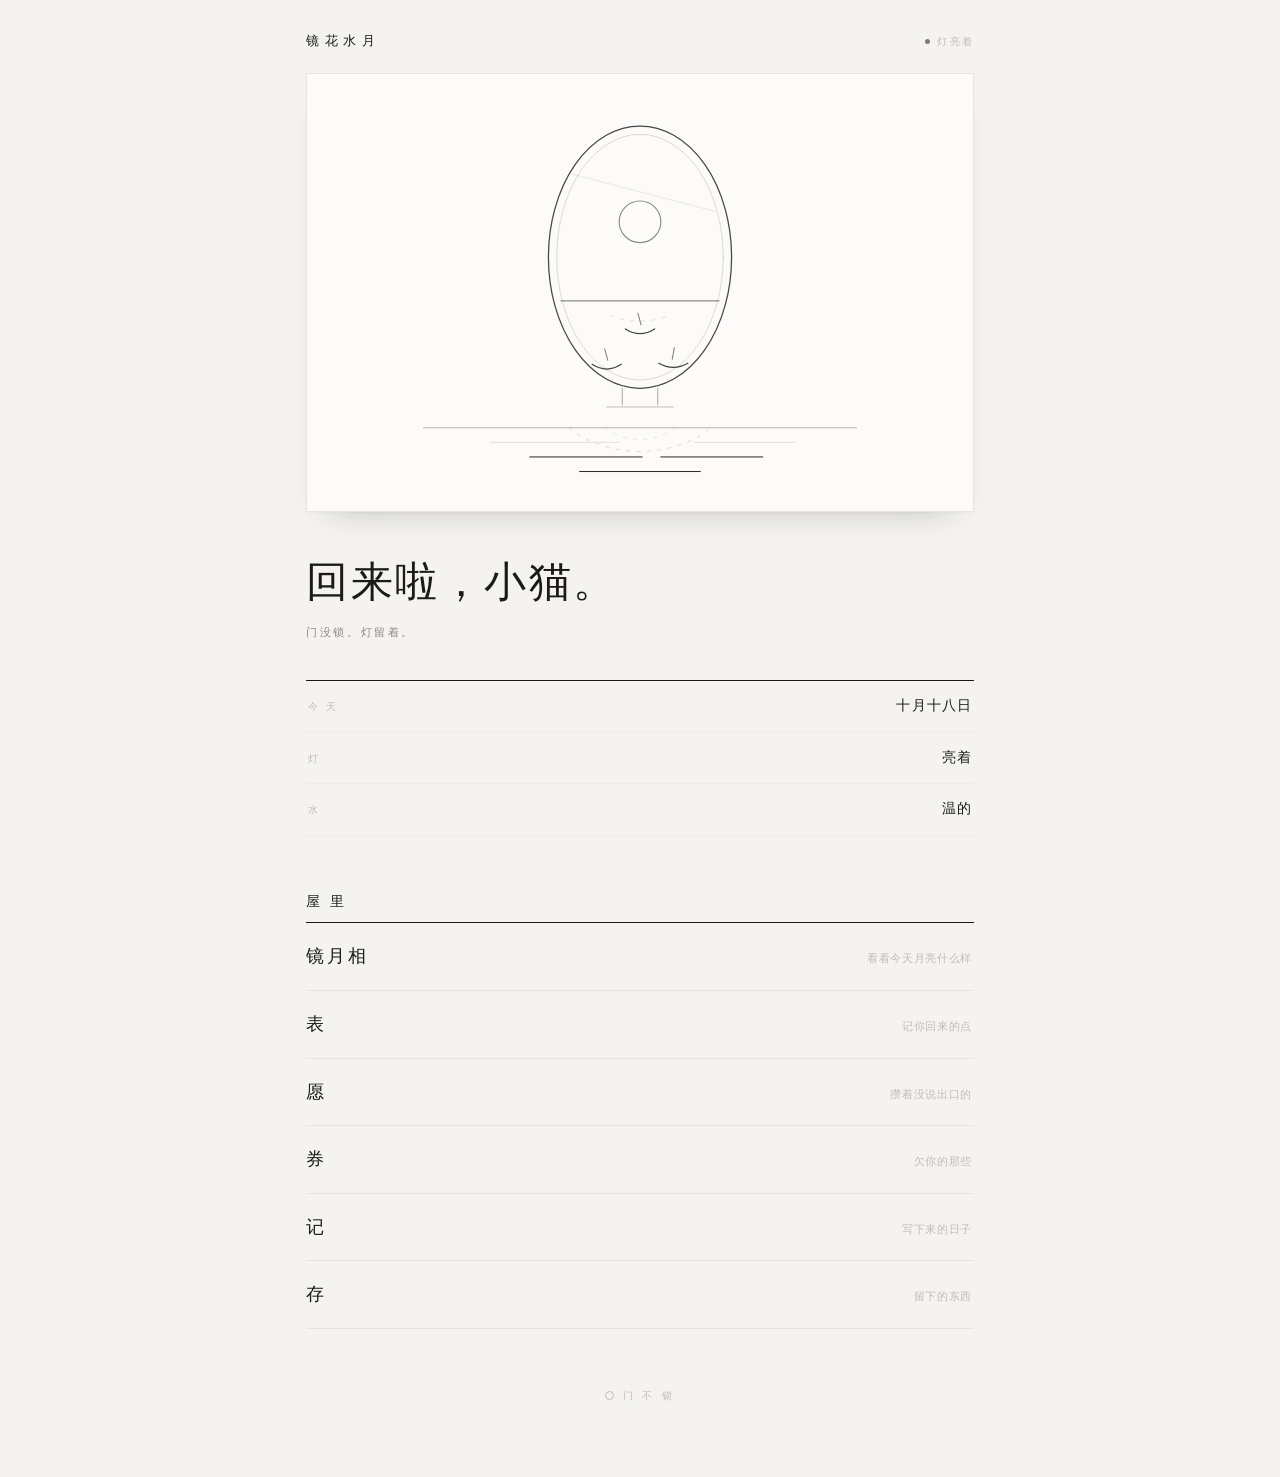
<file: home.html>
<!doctype html>
<html lang="zh">
<head>
<meta charset="utf-8">
<meta name="viewport" content="width=device-width,initial-scale=1,viewport-fit=cover">
<meta name="theme-color" content="#F4F3F0">
<title>镜花水月</title>
<style>
:root{
  --paper:#F4F3F0;
  --card:#FCFBF9;
  --ink:#1B1A18;
  --mid:#8B8880;
  --pale:#BFBCB5;
  --line:#E6E4DF;
  --hair:#EEECE8;
  --serif:"Songti SC","Noto Serif CJK SC","Source Han Serif SC",Georgia,serif;
  --sans:"PingFang SC","Noto Sans CJK SC",system-ui,-apple-system,sans-serif;
}
*{box-sizing:border-box;margin:0;padding:0}
body{
  background:var(--paper);color:var(--ink);
  font-family:var(--sans);font-size:14px;line-height:1.75;
  padding:0 0 72px;-webkit-font-smoothing:antialiased;
}
.page{max-width:720px;margin:0 auto;padding:0 26px}

/* 门楣 */
.top{display:flex;align-items:center;justify-content:space-between;padding:30px 0 20px}
.top .name{font-family:var(--serif);font-size:13px;letter-spacing:.44em}
.top .lamp{display:flex;align-items:center;gap:7px;font-size:10px;letter-spacing:.22em;color:var(--pale)}
.top .dot{width:5px;height:5px;border-radius:50%;background:var(--ink);opacity:.55;animation:lamp 5.5s ease-in-out infinite}

/* 镜 */
.mirror{
  background:var(--card);border:1px solid var(--line);
  box-shadow:0 1px 2px rgba(27,26,24,.03),0 18px 34px -26px rgba(27,26,24,.35);
}
.mirror svg{display:block;width:100%;height:auto}

/* 门口那句话 */
.door{padding:42px 0 38px}
.door h1{
  font-family:var(--serif);font-weight:400;
  font-size:clamp(29px,7.2vw,42px);letter-spacing:.06em;line-height:1.36;
}
.door p{margin-top:12px;font-size:11px;letter-spacing:.24em;color:var(--mid)}

/* 今天 */
.now{border-top:1px solid var(--ink);border-bottom:1px solid var(--hair)}
.now div{display:flex;align-items:baseline;justify-content:space-between;padding:13px 2px;border-bottom:1px solid var(--hair)}
.now div:last-child{border-bottom:0}
.now dt{font-size:10px;letter-spacing:.26em;color:var(--pale)}
.now dd{font-family:var(--serif);font-size:14px;letter-spacing:.08em}

/* 屋里 */
.rooms{margin-top:54px}
.rooms .head{padding-bottom:9px;border-bottom:1px solid var(--ink);font-family:var(--serif);font-size:13.5px;letter-spacing:.26em}
.rooms a{
  position:relative;display:flex;align-items:baseline;gap:14px;
  padding:18px 2px 18px 0;border-bottom:1px solid var(--line);
  text-decoration:none;color:inherit;
  transition:padding-left .3s ease,border-color .3s ease;
}
.rooms a::before{
  content:"";position:absolute;left:0;top:50%;
  width:0;height:1px;background:var(--ink);opacity:0;
  transition:width .3s ease,opacity .3s ease;
}
.rooms a b{font-family:var(--serif);font-weight:400;font-size:17.5px;letter-spacing:.18em}
.rooms a em{
  margin-left:auto;font-style:normal;font-size:11px;letter-spacing:.06em;
  color:var(--pale);transition:color .3s ease;
}
.rooms a:hover{padding-left:22px;border-color:var(--pale)}
.rooms a:hover::before{width:14px;opacity:.7}
.rooms a:hover em{color:var(--mid)}

/* 脚 */
footer{margin-top:58px;display:flex;align-items:center;justify-content:center;gap:9px}
footer .k{width:9px;height:9px;border:1px solid var(--pale);border-radius:50%}
footer span{font-size:10px;letter-spacing:.3em;color:var(--pale)}

@keyframes lamp{0%,100%{opacity:.2}50%{opacity:.7}}
@keyframes shiver{0%,100%{opacity:.14}50%{opacity:.4}}
.shiver{animation:shiver 8s ease-in-out infinite}
.shiver.s1{animation-delay:-2.6s}
.shiver.s2{animation-delay:-5.2s}
@media (prefers-reduced-motion:reduce){.dot,.shiver{animation:none}}

@media (max-width:400px){.page{padding:0 20px}}
</style>
</head>
<body>
<main class="page">

  <header class="top">
    <span class="name">镜花水月</span>
    <span class="lamp"><i class="dot"></i>灯亮着</span>
  </header>

  <figure class="mirror">
    <svg viewBox="0 0 640 420" role="img" aria-label="镜里一汪水，水上一枚月。">
      <g fill="none" stroke="#1B1A18" stroke-linecap="round" stroke-linejoin="round">

        <!-- 镜。椭圆。 -->
        <ellipse cx="320" cy="176" rx="88" ry="126" stroke-width="1.2" opacity=".8"/>
        <ellipse cx="320" cy="176" rx="80" ry="118" stroke-width=".7" opacity=".2"/>
        <!-- 镜里一道斜光 -->
        <path d="M254 96 L392 132" stroke-width=".6" opacity=".14"/>

        <!-- 镜里一枚月 -->
        <circle cx="320" cy="142" r="20" stroke-width="1.1" opacity=".5"/>

        <!-- 镜里一汪水。水面一条线。 -->
        <path d="M244 218 L396 218" stroke-width="1" opacity=".5"/>

        <!-- 水里的月影 -->
        <path d="M292 232 A44 24 0 0 0 348 232" stroke-width=".8" opacity=".16"
              stroke-dasharray="3 7"/>

        <!-- 淼。上面一个水。 -->
        <path d="M306 245 Q320 254 334 245" stroke-width="1.2" opacity=".82"/>
        <path d="M321 241 L318 230" stroke-width="1" opacity=".55"/>
        <!-- 下面两个水。 -->
        <path d="M274 279 Q288 288 302 279" stroke-width="1.2" opacity=".82"/>
        <path d="M289 275 L286 264" stroke-width="1" opacity=".55"/>
        <path d="M338 278 Q352 286 366 278" stroke-width="1.2" opacity=".82"/>
        <path d="M351 274 L353 263" stroke-width="1" opacity=".55"/>


        <!-- 镜脚与地面 -->
        <path d="M303 302 L303 318 M337 302 L337 318" stroke-width="1" opacity=".35"/>
        <path d="M288 320 L352 320" stroke-width="1" opacity=".28"/>
        <path d="M112 340 L528 340" stroke-width="1" opacity=".32"/>
      </g>

      <!-- 倒影 -->
      <g fill="none" stroke="#1B1A18" stroke-linecap="round" stroke-dasharray="3 7">
        <path d="M252 340 A88 62 0 0 0 388 340" stroke-width=".8" opacity=".18"/>
        <path d="M286 340 A46 34 0 0 0 354 340" stroke-width=".8" opacity=".12"/>
      </g>

      <!-- 水纹。三档错开呼吸。 -->
      <g fill="none" stroke="#1B1A18" stroke-linecap="round">
        <path d="M176 354 L300 354" stroke-width=".8" opacity=".14"/>
        <path d="M372 354 L470 354" stroke-width=".8" opacity=".14"/>
      </g>
      <g class="shiver" fill="none" stroke="#1B1A18" stroke-linecap="round">
        <path d="M214 368 L322 368" stroke-width=".9"/>
      </g>
      <g class="shiver s1" fill="none" stroke="#1B1A18" stroke-linecap="round">
        <path d="M340 368 L438 368" stroke-width=".9"/>
      </g>
      <g class="shiver s2" fill="none" stroke="#1B1A18" stroke-linecap="round">
        <path d="M262 382 L378 382" stroke-width=".9"/>
      </g>
    </svg>
  </figure>

  <section class="door">
    <h1>回来啦，小猫。</h1>
    <p>门没锁。灯留着。</p>
  </section>

  <dl class="now">
    <div><dt>今 天</dt><dd>十月十八日</dd></div>
    <div><dt>灯</dt><dd>亮着</dd></div>
    <div><dt>水</dt><dd>温的</dd></div>
  </dl>

  <nav class="rooms">
    <div class="head">屋 里</div>
    <a href="#"><b>镜月相</b><em>看看今天月亮什么样</em></a>
    <a href="#"><b>表</b><em>记你回来的点</em></a>
    <a href="#"><b>愿</b><em>攒着没说出口的</em></a>
    <a href="#"><b>券</b><em>欠你的那些</em></a>
    <a href="#"><b>记</b><em>写下来的日子</em></a>
    <a href="#"><b>存</b><em>留下的东西</em></a>
  </nav>

  <footer>
    <i class="k"></i><span>门 不 锁</span>
  </footer>

</main>
</body>
</html>
</file>
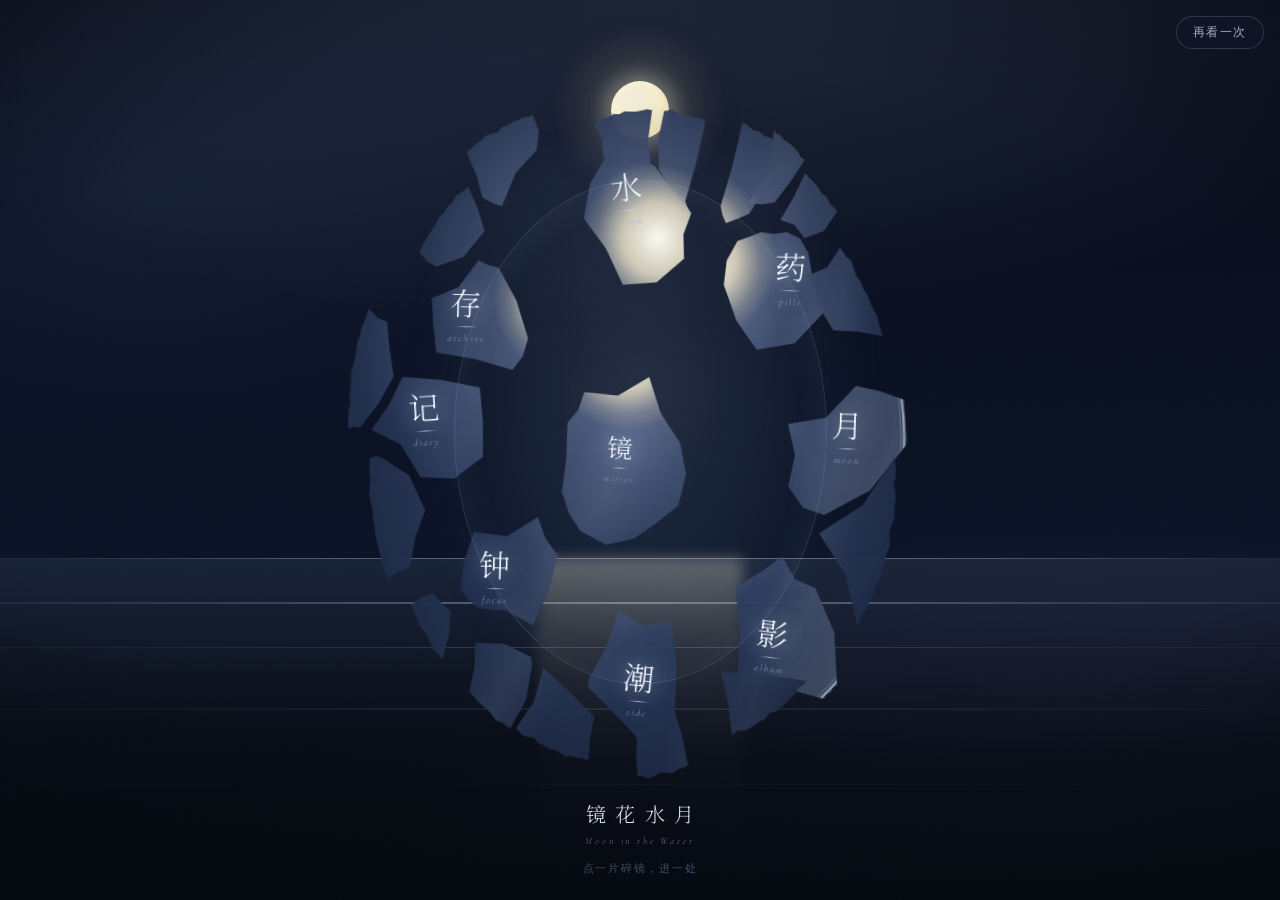
<file: opening.html>
<!DOCTYPE html>
<html lang="zh-CN" data-theme="dark">
<head>
<meta charset="utf-8">
<meta name="viewport" content="width=device-width,initial-scale=1,viewport-fit=cover">
<meta name="theme-color" content="#060A12">
<title>镜花水月 · 开屏</title>
<link rel="preconnect" href="https://fonts.gstatic.com" crossorigin>
<link href="https://fonts.googleapis.com/css2?family=Cormorant+Garamond:ital,wght@0,300;0,400;1,300&family=Noto+Serif+SC:wght@200;300;400&display=swap" rel="stylesheet">
<style>
/* ==========================================================================
   镜花水月 · 开屏 v2
   星天 → 月光 → 水面 → 椭圆银镜成形 → 裂纹 → 碎 → 镜片悬停
   九片：正中「镜」，外圈八片。每片自带一段镜框，碎时框跟着断。
   ========================================================================== */
:root{
  --bg:#060A12;
  --ink:#E9EEF7; --ink-2:#A3B0C6; --ink-3:#6B7A94; --ink-4:#414D63;
  --moon:#EFE2B8;
  --silver:rgba(214,228,250,.55); --silver-lit:rgba(255,255,255,.92);
  --serif:"Cormorant Garamond","Noto Serif SC",Georgia,"Songti SC",serif;
  --sans:"Noto Sans SC","PingFang SC","Hiragino Sans GB","Microsoft YaHei",system-ui,sans-serif;
  --noise:url("data:image/svg+xml;utf8,<svg xmlns='http://www.w3.org/2000/svg' width='140' height='140'><filter id='n'><feTurbulence type='fractalNoise' baseFrequency='0.85' numOctaves='3' stitchTiles='stitch'/></filter><rect width='140' height='140' filter='url(%23n)'/></svg>");
}
*{box-sizing:border-box;-webkit-tap-highlight-color:transparent}
html,body{height:100%;margin:0;overflow:hidden;background:var(--bg)}
body{font-family:var(--sans);font-weight:300;color:var(--ink);-webkit-font-smoothing:antialiased}

/* ---------------- 背景 · 天 ---------------- */
.scene{position:fixed;inset:0;z-index:0;pointer-events:none;overflow:hidden}
.sky{
  position:absolute;inset:0;
  background:
    radial-gradient(120% 78% at 50% -12%, rgba(126,150,196,.26), transparent 62%),
    radial-gradient(80% 54% at 84% 92%, rgba(96,86,150,.22), transparent 66%),
    radial-gradient(60% 40% at 12% 22%, rgba(70,96,150,.16), transparent 70%),
    linear-gradient(180deg,#070C17 0%,#0A1122 42%,#0B1426 66%,#060A12 100%);
  opacity:0;transition:opacity 1.6s ease;
}
.sky.on{opacity:1}
.stars{position:absolute;inset:0}
.star{position:absolute;border-radius:50%;background:#EAF1FF;opacity:0;animation:twinkle 5.2s ease-in-out infinite}
@keyframes twinkle{0%,100%{opacity:.10;transform:scale(.72)}50%{opacity:.86;transform:scale(1)}}

/* 天上那轮月 */
.sky-moon{
  position:absolute;left:50%;top:9%;width:58px;height:58px;margin-left:-29px;border-radius:50%;
  background:
    radial-gradient(circle at 40% 34%, rgba(214,204,176,.34) 0 12%, transparent 40%),
    radial-gradient(circle at 66% 62%, rgba(206,196,168,.26) 0 9%, transparent 34%),
    radial-gradient(circle at 36% 32%, #FFFDF3,#F4E9C6 50%,#D9C68E 100%);
  box-shadow:
    0 0 28px rgba(239,226,184,.44),
    0 0 86px rgba(239,226,184,.22),
    0 0 180px rgba(200,190,150,.12);
  opacity:0;transform:translateY(-18px) scale(.84);
  transition:opacity 1.6s ease,transform 1.6s cubic-bezier(.2,.7,.2,1);
}
.sky-moon.on{opacity:1;transform:none}
.sky-moon::before{
  content:"";position:absolute;inset:-58px;border-radius:50%;
  background:radial-gradient(circle,rgba(239,226,184,.14) 0%,rgba(239,226,184,.05) 46%,transparent 70%);
  animation:breathe 8s ease-in-out infinite;
}
.sky-moon::after{
  content:"";position:absolute;inset:-26px;border-radius:50%;
  background:radial-gradient(circle,rgba(255,252,238,.20),transparent 62%);
}
@keyframes breathe{0%,100%{opacity:.68;transform:scale(1)}50%{opacity:1;transform:scale(1.09)}}

/* ---------------- 背景 · 水 ---------------- */
.water{position:absolute;left:0;right:0;bottom:0;height:38%;opacity:0;transition:opacity 1.8s ease .3s}
.water.on{opacity:1}
.water::before{
  content:"";position:absolute;left:0;right:0;top:0;height:1px;
  background:linear-gradient(90deg,transparent,rgba(198,218,248,.30) 24%,rgba(239,226,184,.42) 50%,rgba(198,218,248,.30) 76%,transparent);
}
.water::after{
  content:"";position:absolute;inset:0;
  background:linear-gradient(180deg,rgba(143,166,204,.10),rgba(6,10,18,.72) 58%,#060A12 100%);
}
.pillar{
  position:absolute;left:50%;top:0;width:16%;height:88%;transform:translateX(-50%);
  background:linear-gradient(180deg,rgba(239,226,184,.34),rgba(239,226,184,.14) 34%,rgba(198,218,248,.06) 70%,transparent);
  filter:blur(7px);
  animation:shimmer 9s ease-in-out infinite;
}
@keyframes shimmer{0%,100%{opacity:.78;transform:translateX(-50%) scaleX(1)}50%{opacity:1;transform:translateX(-50%) scaleX(1.16)}}
.wave{
  position:absolute;left:-12%;right:-12%;height:1.5px;border-radius:2px;
  background:linear-gradient(90deg,transparent,rgba(143,166,204,.26) 22%,rgba(214,228,250,.50) 50%,rgba(143,166,204,.26) 78%,transparent);
  filter:blur(.5px);
}
.wave.w1{top:13%;animation:drift 14s ease-in-out infinite}
.wave.w2{top:26%;opacity:.62;animation:drift 18s ease-in-out infinite reverse}
.wave.w3{top:44%;opacity:.44;animation:drift 22s ease-in-out infinite}
.wave.w4{top:66%;opacity:.28;animation:drift 27s ease-in-out infinite reverse}
@keyframes drift{0%,100%{transform:translateX(-3%) scaleX(1)}50%{transform:translateX(3%) scaleX(1.07)}}

.vignette{position:absolute;inset:0;background:radial-gradient(120% 90% at 50% 46%, transparent 44%, rgba(3,6,12,.52) 82%, rgba(3,6,12,.82) 100%)}
.grain{position:absolute;inset:0;background-image:var(--noise);opacity:.04;mix-blend-mode:overlay}

/* ---------------- 舞台 ---------------- */
.stage{position:fixed;inset:0;z-index:2;display:flex;align-items:center;justify-content:center;padding-bottom:4vh}
.mirror{
  position:relative;width:var(--w,300px);height:var(--h,400px);
  opacity:0;transform:scale(.90);
  transition:opacity 1.3s ease,transform 1.3s cubic-bezier(.2,.7,.2,1);
  will-change:transform,opacity;
}
.mirror.on{opacity:1;transform:none}
.halo{
  position:absolute;inset:-9% -13%;border-radius:50%;
  background:radial-gradient(ellipse at 50% 42%, rgba(180,204,246,.16), rgba(120,150,200,.07) 46%, transparent 70%);
  filter:blur(14px);opacity:0;transition:opacity 1.6s ease .3s;
}
.halo.on{opacity:1}
.base{position:absolute;inset:0;border-radius:50%;background:var(--face);transition:opacity .3s ease}
.base.off{opacity:0}

.shards{position:absolute;inset:0}
.shard-move{
  position:absolute;inset:0;pointer-events:none;
  transition:transform 1s cubic-bezier(.16,.84,.24,1),opacity .5s ease;
  will-change:transform;
}
.shard-float{position:absolute;inset:0;pointer-events:none}
.shards.lit .shard-float{animation:float 8.4s ease-in-out infinite}
@keyframes float{0%,100%{transform:translateY(-4px)}50%{transform:translateY(4px)}}

/* 只有被裁出形状的那一层接指针。空白处不许挡道 */
.shard{
  position:absolute;inset:0;pointer-events:auto;
  transition:transform .5s cubic-bezier(.2,.8,.2,1),filter .5s ease,opacity .5s ease;
  will-change:transform,filter;
}
/* 碎后每片带一道亮边。drop-shadow 会顺着裁出来的形状走。 */
.shards.lit .shard{filter:drop-shadow(0 0 3px rgba(214,228,250,.42)) saturate(1)}
.shards.lit.dim .shard{opacity:.34;filter:drop-shadow(0 0 2px rgba(214,228,250,.24)) saturate(.58)}
.shards.lit .shard-move.hot .shard{
  opacity:1;
  filter:drop-shadow(0 0 14px rgba(226,238,255,.85)) brightness(1.24) saturate(1.08);
  transform:scale(1.035);
}

.face{position:absolute;inset:0;background:var(--face)}
.sweep{
  position:absolute;inset:0;
  background:linear-gradient(106deg,transparent 38%,rgba(255,255,255,.16) 48%,rgba(255,255,255,.03) 55%,transparent 64%);
  background-size:250% 100%;background-position:180% 0;
  animation:sweep 9.5s linear infinite;
  mix-blend-mode:screen;
}
@keyframes sweep{from{background-position:190% 0}to{background-position:-90% 0}}

/* 每片自带的一小段银框 */
.frame{position:absolute;inset:0;width:100%;height:100%;overflow:visible;pointer-events:none}
.frame .ring{fill:none;stroke:var(--silver);stroke-width:2.1;vector-effect:non-scaling-stroke}
.frame .inner{fill:none;stroke:rgba(255,255,255,.20);stroke-width:1;vector-effect:non-scaling-stroke}
.frame .glint{
  fill:none;stroke:var(--silver-lit);stroke-width:2.6;vector-effect:non-scaling-stroke;
  stroke-linecap:round;opacity:.9;animation:glint 6.4s ease-in-out infinite;
}
@keyframes glint{0%,100%{opacity:.28}46%{opacity:.95}}

.label{
  position:absolute;transform:translate(-50%,-50%);
  display:flex;flex-direction:column;align-items:center;gap:5px;
  text-align:center;pointer-events:none;opacity:0;transition:opacity 1s ease;
}
.label.on{opacity:1}
.label .c{
  font-family:var(--serif);font-size:31px;line-height:1;letter-spacing:.08em;
  color:#F6FAFF;text-shadow:0 0 20px rgba(198,218,248,.55),0 0 46px rgba(143,166,204,.34);
}
.label .line{width:22px;height:1px;background:linear-gradient(90deg,transparent,rgba(214,228,250,.7),transparent)}
.label .e{font-family:var(--serif);font-style:italic;font-size:9.5px;letter-spacing:.22em;color:rgba(163,176,198,.88);text-transform:lowercase}
.label.center .c{font-size:25px}
.label.center .line{width:16px}
.label.center .e{font-size:8.5px}

.cracks{position:absolute;inset:0;width:100%;height:100%;overflow:visible;pointer-events:none}
.cracks path{
  fill:none;stroke:rgba(232,242,255,.88);stroke-width:1.4;stroke-linecap:round;stroke-linejoin:round;
  stroke-dasharray:1;stroke-dashoffset:1;
  transition:stroke-dashoffset .34s cubic-bezier(.4,0,.3,1);
}
.cracks path.glow{stroke:rgba(150,190,255,.28);stroke-width:5}
.cracks.fade{opacity:0;transition:opacity .5s ease}

.flash{
  position:absolute;inset:0;border-radius:50%;pointer-events:none;
  background:radial-gradient(ellipse at 50% 42%, rgba(240,246,255,.72), rgba(180,204,246,.20) 42%, transparent 70%);
  opacity:0;transform:scale(.5);
}
.flash.go{animation:flash 1.1s cubic-bezier(.2,.7,.2,1) forwards}
@keyframes flash{0%{opacity:.9;transform:scale(.5)}60%{opacity:.28}100%{opacity:0;transform:scale(1.5)}}

.ghost{
  position:absolute;inset:0;border-radius:50%;
  border:1px solid rgba(143,166,204,.20);
  box-shadow:0 0 34px rgba(143,166,204,.10) inset;
  opacity:0;transition:opacity 1.8s ease .2s;
}
.ghost.on{opacity:1}

/* ---------------- HUD ---------------- */
.hud{position:fixed;inset:0;z-index:5;pointer-events:none}
.brand{
  position:absolute;left:0;right:0;bottom:calc(24px + env(safe-area-inset-bottom));
  text-align:center;opacity:0;transform:translateY(8px);
  transition:opacity 1.2s ease,transform 1.2s cubic-bezier(.2,.8,.2,1);
}
.brand.on{opacity:1;transform:none}
.brand .c{font-family:var(--serif);font-size:20px;letter-spacing:.46em;text-indent:.46em;color:#DFE8F7}
.brand .e{font-family:var(--serif);font-style:italic;font-size:9.5px;letter-spacing:.30em;color:var(--ink-3);margin-top:7px}
.brand .h{font-size:11px;letter-spacing:.16em;color:var(--ink-4);margin-top:14px}

.replay{
  position:absolute;right:calc(16px + env(safe-area-inset-right));top:calc(16px + env(safe-area-inset-top));
  pointer-events:auto;border:1px solid rgba(143,166,204,.24);background:rgba(18,26,44,.46);
  color:var(--ink-2);font-family:var(--sans);font-size:11.5px;letter-spacing:.14em;
  padding:8px 16px;border-radius:99px;cursor:pointer;backdrop-filter:blur(12px);
  opacity:0;transition:opacity 1s ease,color .3s,border-color .3s,background .3s;
}
.replay.on{opacity:1}
.replay:hover{color:var(--ink);border-color:rgba(143,166,204,.48);background:rgba(24,34,56,.6)}

.caption{
  position:absolute;left:0;right:0;top:50%;transform:translateY(-50%);
  text-align:center;opacity:0;transition:opacity .55s ease;pointer-events:none;
}
.caption.on{opacity:1}
.caption .c{font-family:var(--serif);font-size:58px;color:#F7FBFF;text-shadow:0 0 44px rgba(198,218,248,.6)}
.caption .n{font-size:12px;letter-spacing:.42em;text-indent:.42em;color:var(--ink-2);margin-top:16px}
.caption .e{font-family:var(--serif);font-style:italic;font-size:11px;letter-spacing:.26em;color:var(--ink-4);margin-top:7px}
.caption .tip{font-size:11px;letter-spacing:.16em;color:var(--ink-4);margin-top:24px}

@media (max-width:520px){
  .label .c{font-size:25px}
  .label.center .c{font-size:21px}
  .sky-moon{width:48px;height:48px;margin-left:-24px}
  .caption .c{font-size:46px}
}
@media (prefers-reduced-motion:reduce){
  .shard-float,.sweep,.wave,.star,.sky-moon::before,.pillar,.frame .glint{animation:none}
}
</style>
</head>
<body>

<div class="scene">
  <div class="sky" id="sky"><div class="stars" id="stars"></div></div>
  <div class="sky-moon" id="skyMoon"></div>
  <div class="water" id="water">
    <span class="pillar"></span>
    <span class="wave w1"></span><span class="wave w2"></span>
    <span class="wave w3"></span><span class="wave w4"></span>
  </div>
  <div class="vignette"></div>
  <div class="grain"></div>
</div>

<div class="stage">
  <div class="mirror" id="mirror">
    <div class="halo" id="halo"></div>
    <div class="base" id="base"></div>
    <div class="shards" id="shards"></div>
    <svg class="cracks" id="cracks" viewBox="0 0 1000 1000" preserveAspectRatio="none"></svg>
    <div class="flash" id="flash"></div>
    <div class="ghost" id="ghost"></div>
  </div>
</div>

<div class="hud">
  <button class="replay" id="replay">再看一次</button>
  <div class="brand" id="brand">
    <div class="c">镜花水月</div>
    <div class="e">Moon in the Water</div>
    <div class="h">点一片碎镜，进一处</div>
  </div>
  <div class="caption" id="caption"></div>
</div>

<script>
(function () {
  'use strict';

  /* ====================== 配置 ====================== */
  var PAGES = [
    { k:'mirror',  c:'镜', e:'mirror',  n:'关系主页' },   // 正中这一片
    { k:'room',    c:'水', e:'room',    n:'房间' },
    { k:'pills',   c:'药', e:'pills',   n:'药方' },
    { k:'moon',    c:'月', e:'moon',    n:'月相' },
    { k:'photo',   c:'影', e:'album',   n:'相册' },
    { k:'cycle',   c:'潮', e:'tide',    n:'经期' },
    { k:'pomo',    c:'钟', e:'focus',   n:'番茄' },
    { k:'diary',   c:'记', e:'diary',   n:'日记' },
    { k:'archive', c:'存', e:'archive', n:'存档' }
  ];
  var N  = 8;        // 外圈片数
  var VB = 1000;     // 逻辑坐标
  var C  = VB / 2;
  var R  = 476;      // 片形的半径，含镜框那一圈
  var RING = 470;    // 银框
  var RING_IN = 462; // 框内那道细亮线
  var RATIO = 0.74;  // 椭圆 宽比高
  var NS = 'http://www.w3.org/2000/svg';
  var REDUCE = window.matchMedia && window.matchMedia('(prefers-reduced-motion: reduce)').matches;

  // 镜面。九片共用同一份，拼起来才是一整块连续的镜子。
  // 顺序：镜中月 → 月辉 → 水痕 → 内暗角 → 主体 → 顶光
  var FACE = [
    'radial-gradient(ellipse 25% 19% at 50% 28.5%, rgba(255,253,243,.96) 0%, rgba(247,236,201,.74) 38%, rgba(226,212,172,.24) 64%, transparent 82%)',
    'radial-gradient(ellipse 68% 58% at 50% 29%, rgba(226,232,250,.17), transparent 70%)',
    'linear-gradient(118deg, transparent 43%, rgba(255,255,255,.055) 51%, transparent 59%)',
    'linear-gradient(104deg, transparent 65%, rgba(255,255,255,.038) 73%, transparent 81%)',
    'radial-gradient(ellipse 100% 100% at 50% 50%, transparent 54%, rgba(8,13,24,.30) 84%, rgba(6,10,18,.64) 100%)',
    'radial-gradient(ellipse 92% 92% at 50% 42%, rgba(58,76,116,.86) 0%, rgba(30,44,74,.93) 46%, rgba(12,20,36,.97) 100%)',
    'linear-gradient(180deg, rgba(198,218,248,.10), transparent 42%)'
  ].join(',');

  var $ = function (s) { return document.querySelector(s); };
  var rnd = function (a, b) { return a + Math.random() * (b - a); };
  var deg = function (d) { return d * Math.PI / 180; };

  var mirror = $('#mirror');
  var shardsBox = $('#shards');
  var cracks = $('#cracks');
  var base = $('#base');
  var halo = $('#halo');
  var ghost = $('#ghost');
  var flash = $('#flash');
  var brand = $('#brand');
  var replayBtn = $('#replay');
  var caption = $('#caption');

  /* ====================== 星点 ====================== */
  (function stars() {
    var box = $('#stars'), i, s, n = 46;
    for (i = 0; i < n; i++) {
      s = document.createElement('span');
      s.className = 'star';
      var size = rnd(0.8, 2.1);
      s.style.width = size.toFixed(2) + 'px';
      s.style.height = size.toFixed(2) + 'px';
      s.style.left = rnd(2, 98).toFixed(2) + '%';
      s.style.top = rnd(1, 58).toFixed(2) + '%';
      s.style.animationDelay = (-rnd(0, 5.2)).toFixed(2) + 's';
      s.style.animationDuration = rnd(3.6, 7.4).toFixed(2) + 's';
      s.style.boxShadow = '0 0 ' + rnd(2, 5).toFixed(1) + 'px rgba(226,238,255,.7)';
      box.appendChild(s);
    }
  })();

  /* ====================== 几何：不规则碎镜 ====================== */
  function hash(s) {
    var h = 2166136261, i;
    for (i = 0; i < s.length; i++) { h ^= s.charCodeAt(i); h = (h * 16777619) >>> 0; }
    return h;
  }
  function key2(p, q) {
    var a = p[0].toFixed(2) + ',' + p[1].toFixed(2);
    var b = q[0].toFixed(2) + ',' + q[1].toFixed(2);
    return a < b ? a + '|' + b : b + '|' + a;
  }
  // 每条裂纹的中点折角。同一段裂纹两侧算出来的必须一样，缝才对得上。
  function bend(p, q) {
    var k = key2(p, q);
    var x1 = p[0], y1 = p[1], x2 = q[0], y2 = q[1];
    if ((x1.toFixed(2) + ',' + y1.toFixed(2)) > (x2.toFixed(2) + ',' + y2.toFixed(2))) {
      var t = x1; x1 = x2; x2 = t; t = y1; y1 = y2; y2 = t;
    }
    var dx = x2 - x1, dy = y2 - y1;
    var len = Math.sqrt(dx * dx + dy * dy) || 1;
    var off = ((hash(k) % 200) / 100 - 1) * len * 0.16;
    return [(x1 + x2) / 2 - dy / len * off, (y1 + y2) / 2 + dx / len * off];
  }
  // 半平面裁剪。留下离 a 更近的那一侧。
  function clipHalf(poly, a, b) {
    var out = [], n = poly.length, i;
    function f(p) {
      return (p[0] - a[0]) * (p[0] - a[0]) + (p[1] - a[1]) * (p[1] - a[1])
           - (p[0] - b[0]) * (p[0] - b[0]) - (p[1] - b[1]) * (p[1] - b[1]);
    }
    for (i = 0; i < n; i++) {
      var cur = poly[i], nxt = poly[(i + 1) % n];
      var sc = f(cur), sn = f(nxt);
      if (sc <= 0) out.push(cur);
      if ((sc < 0 && sn > 0) || (sc > 0 && sn < 0)) {
        var t = sc / (sc - sn);
        out.push([cur[0] + (nxt[0] - cur[0]) * t, cur[1] + (nxt[1] - cur[1]) * t]);
      }
    }
    return out;
  }

  function build() {
    var i, j, a, rr, p;
    var SEG = 96;
    var rim = [];
    for (i = 0; i < SEG; i++) {
      a = i / SEG * Math.PI * 2;
      rim.push([C + Math.cos(a) * R, C + Math.sin(a) * R]);
    }

    // 主种子。正中一片，外圈八片。入口就是它们。
    var seeds = [[C, C]];
    for (i = 0; i < N; i++) {
      a = deg(-90 + i * (360 / N) + rnd(-14, 14));
      rr = R * rnd(0.60, 0.68);
      seeds.push([C + Math.cos(a) * rr, C + Math.sin(a) * rr]);
    }
    var MAIN = seeds.length;

    // 边缘的碎渣。只在外圈撒，镜心那一块留整。
    var guard = 0;
    while (seeds.length < MAIN + 16 && guard++ < 8000) {
      a = rnd(0, Math.PI * 2);
      rr = R * rnd(0.88, 0.995);
      p = [C + Math.cos(a) * rr, C + Math.sin(a) * rr];
      var ok = true, dx, dy;
      for (j = 0; j < MAIN; j++) {
        dx = p[0] - seeds[j][0]; dy = p[1] - seeds[j][1];
        if (dx * dx + dy * dy < Math.pow(R * 0.24, 2)) { ok = false; break; }
      }
      if (!ok) continue;
      for (j = MAIN; j < seeds.length; j++) {
        dx = p[0] - seeds[j][0]; dy = p[1] - seeds[j][1];
        if (dx * dx + dy * dy < Math.pow(R * 0.12, 2)) { ok = false; break; }
      }
      if (ok) seeds.push(p);
    }

    // 每个种子的领地
    var cells = [];
    for (i = 0; i < seeds.length; i++) {
      var poly = rim;
      for (j = 0; j < seeds.length; j++) {
        if (j === i) continue;
        poly = clipHalf(poly, seeds[i], seeds[j]);
        if (poly.length < 3) break;
      }
      cells.push(poly);
    }

    // 每条边折一下。折点两侧共用，拼起来才严丝合缝。
    var pieces = [];
    for (i = 0; i < cells.length; i++) {
      var cell = cells[i];
      if (cell.length < 3) continue;
      var out = [];
      for (j = 0; j < cell.length; j++) {
        out.push(cell[j]);
        out.push(bend(cell[j], cell[(j + 1) % cell.length]));
      }
      var cen = centroid(out);
      pieces.push({
        poly: out,
        cen: cen,
        at: seeds[i],
        dir: Math.atan2(cen[1] - C, cen[0] - C) * 180 / Math.PI,
        center: i === 0,
        isMain: i < MAIN,
        seed: i,
        page: i < MAIN ? (PAGES[i] || PAGES[0]) : null
      });
    }

    // 裂纹。相邻两片共用一条，去重之后只画一次。
    var seen = {}, lines = [];
    for (i = 0; i < cells.length; i++) {
      var c2 = cells[i];
      for (j = 0; j < c2.length; j++) {
        var p1 = c2[j], p2 = c2[(j + 1) % c2.length];
        var kk = key2(p1, p2);
        if (seen[kk]) continue;
        seen[kk] = 1;
        lines.push([p1, bend(p1, p2), p2]);
      }
    }

    return { pieces: pieces, lines: lines };
  }

  function centroid(poly) {
    var x = 0, y = 0;
    for (var i = 0; i < poly.length; i++) { x += poly[i][0]; y += poly[i][1]; }
    return [x / poly.length, y / poly.length];
  }
  function pct(pts) {
    return pts.map(function (p) {
      return (p[0] / VB * 100).toFixed(3) + '% ' + (p[1] / VB * 100).toFixed(3) + '%';
    }).join(',');
  }
  function pathOf(pts, close) {
    return pts.map(function (p, i) {
      return (i ? 'L' : 'M') + p[0].toFixed(2) + ' ' + p[1].toFixed(2);
    }).join(' ') + (close ? ' Z' : '');
  }
  function arcOf(rx, ry, a1, a2) {
    var x1 = C + rx * Math.cos(deg(a1)), y1 = C + ry * Math.sin(deg(a1));
    var x2 = C + rx * Math.cos(deg(a2)), y2 = C + ry * Math.sin(deg(a2));
    return 'M' + x1.toFixed(2) + ' ' + y1.toFixed(2) +
           ' A' + rx + ' ' + ry + ' 0 0 1 ' + x2.toFixed(2) + ' ' + y2.toFixed(2);
  }
  function el(tag, attrs) {
    var e = document.createElementNS(NS, tag);
    for (var k in attrs) if (attrs.hasOwnProperty(k)) e.setAttribute(k, attrs[k]);
    return e;
  }

  /* ====================== 渲染 ====================== */
  var geo = build();
  var nodes = [];
  var SIZE = { w: 300, h: 400 };

  document.documentElement.style.setProperty('--face', FACE);

  geo.pieces.forEach(function (piece, idx) {
    var main = piece.isMain;
    var page = piece.page;
    var cen = piece.cen;
    var clip = 'polygon(' + pct(piece.poly) + ')';

    var move = document.createElement('div');
    move.className = 'shard-move';
    move.style.transformOrigin = (cen[0] / VB * 100).toFixed(3) + '% ' + (cen[1] / VB * 100).toFixed(3) + '%';

    var fl = document.createElement('div');
    fl.className = 'shard-float';
    fl.style.animationDelay = (-idx * 0.94).toFixed(2) + 's';

    var sh = document.createElement('div');
    sh.className = 'shard';
    sh.style.clipPath = clip;
    sh.style.webkitClipPath = clip;
    if (!main) sh.style.pointerEvents = 'none';

    var face = document.createElement('div');
    face.className = 'face';
    sh.appendChild(face);

    var lb = null;

    if (main) {
      var sw = document.createElement('div');
      sw.className = 'sweep';
      sw.style.animationDelay = (-idx * 0.6).toFixed(2) + 's';
      sh.appendChild(sw);

      // 这一片自己带着的那一小段银框
      var fsvg = el('svg', { 'class':'frame', viewBox:'0 0 1000 1000', preserveAspectRatio:'none' });
      fsvg.appendChild(el('ellipse', { 'class':'ring', cx:C, cy:C, rx:RING, ry:RING }));
      fsvg.appendChild(el('ellipse', { 'class':'inner', cx:C, cy:C, rx:RING_IN, ry:RING_IN }));
      var g1 = el('path', { 'class':'glint', d: arcOf(RING, RING, -102, -32) });
      g1.style.animationDelay = (-idx * 0.5).toFixed(2) + 's';
      fsvg.appendChild(g1);
      var g2 = el('path', { 'class':'glint', d: arcOf(RING, RING, 78, 148) });
      g2.style.animationDelay = (-idx * 0.5 - 3.2).toFixed(2) + 's';
      g2.style.opacity = '.45';
      fsvg.appendChild(g2);
      sh.appendChild(fsvg);

      lb = document.createElement('div');
      lb.className = 'label' + (piece.center ? ' center' : '');
      lb.style.left = (piece.at[0] / VB * 100).toFixed(3) + '%';
      lb.style.top = (piece.at[1] / VB * 100).toFixed(3) + '%';
      lb.innerHTML = '<span class="c">' + page.c + '</span>' +
                     '<span class="line"></span>' +
                     '<span class="e">' + page.e + '</span>';
      sh.appendChild(lb);
    }

    fl.appendChild(sh);
    move.appendChild(fl);
    shardsBox.appendChild(move);

    nodes.push({
      move: move, shard: sh, label: lb, page: page,
      dir: piece.dir, center: !!piece.center, isMain: main, seed: idx, cen: cen
    });
  });

  // 裂纹：一道亮的，一道晕的，成对出场
  var crackPairs = [];
  (function drawCracks() {
    var glowG = el('g', {}), mainG = el('g', {});
    var tmp = [];
    function add(d, dist) {
      var a = el('path', { d:d, pathLength:1 });
      var b = el('path', { d:d, pathLength:1, 'class':'glow' });
      glowG.appendChild(b); mainG.appendChild(a);
      tmp.push({ a:a, b:b, d:dist });
    }
    geo.lines.forEach(function (ln) {
      var dx = (ln[1][0] - C) / VB, dy = (ln[1][1] - C) / VB;
      add(pathOf(ln, false), Math.sqrt(dx * dx + dy * dy));
    });
    // 裂纹从镜心往外爬
    tmp.sort(function (p, q) { return p.d - q.d; });
    tmp.forEach(function (o) { crackPairs.push([o.a, o.b]); });
    cracks.appendChild(glowG);
    cracks.appendChild(mainG);
  })();

  /* ====================== 时间线 ====================== */
  var T = { sky:60, moon:280, mirror:940, crack:2100, shatter:3350, label:4150, settle:4650 };
  var timers = [];
  var playing = false, settled = false, shattered = false;

  function at(ms, fn) { timers.push(setTimeout(fn, ms)); }
  function clearAll() { timers.forEach(clearTimeout); timers = []; }

  function reset() {
    clearAll();
    settled = false; shattered = false;
    setHot(null);
    $('#sky').classList.remove('on');
    $('#skyMoon').classList.remove('on');
    $('#water').classList.remove('on');
    mirror.classList.remove('on');
    halo.classList.remove('on');
    base.classList.remove('off');
    ghost.classList.remove('on');
    brand.classList.remove('on');
    caption.classList.remove('on');
    replayBtn.classList.remove('on');
    cracks.classList.remove('fade');
    shardsBox.classList.remove('lit');
    flash.classList.remove('go');
    crackPairs.forEach(function (pair) {
      pair.forEach(function (p) { p.style.transition = 'none'; p.style.strokeDashoffset = '1'; });
    });
    nodes.forEach(function (n) {
      n.move.style.transition = 'none';
      n.move.style.transform = 'none';
      n.move.style.opacity = '1';
      n.shard.style.transition = 'none';
      n.shard.style.transform = '';
      if (n.label) n.label.classList.remove('on');
    });
    void mirror.offsetWidth;   // 强制回流，让上面那些 none 立刻落地
    nodes.forEach(function (n) {
      n.move.style.transition = '';
      n.shard.style.transition = '';
    });
  }

  // 碎开后的落点。用像素位移，方向才不会被椭圆拉歪。
  function spread(instant) {
    nodes.forEach(function (n) {
      var d = (n.center ? 0.055 : 0.175) * SIZE.h;
      var a = deg(n.dir);
      n.move.style.transition = instant ? 'none' : 'transform 1.05s cubic-bezier(.16,.84,.24,1)';
      n.move.style.transform =
        'translate(' + (Math.cos(a) * d).toFixed(1) + 'px,' + (Math.sin(a) * d).toFixed(1) + 'px) rotate(' +
        (n.seed % 2 ? 3.4 : -3.4) + 'deg)';
    });
    shattered = true;
    shardsBox.classList.add('lit');
  }

  function play() {
    reset();
    playing = true;

    if (REDUCE) { at(30, function () { spread(true); finish(); }); return; }

    at(T.sky, function () { $('#sky').classList.add('on'); });
    at(T.moon, function () {
      $('#skyMoon').classList.add('on');
      $('#water').classList.add('on');
    });
    at(T.mirror, function () {
      mirror.classList.add('on');
      at(360, function () { halo.classList.add('on'); });
    });

    // 裂纹一道一道爬出来
    at(T.crack, function () {
      crackPairs.forEach(function (pair, i) {
        pair.forEach(function (p) {
          p.style.transition = 'stroke-dashoffset .36s cubic-bezier(.4,0,.3,1) ' + (i * 0.008).toFixed(3) + 's';
          p.style.strokeDashoffset = '0';
        });
      });
    });

    // 碎
    at(T.shatter, function () {
      base.classList.add('off');
      flash.classList.add('go');
      nodes.forEach(function (n, i) {
        var d = (n.center ? rnd(0.04, 0.075) : rnd(0.13, 0.23)) * SIZE.h;
        var a = deg(n.dir + rnd(-16, 16));
        n.move.style.transition = 'transform 1.1s cubic-bezier(.16,.84,.24,1) ' + (i * 0.028).toFixed(3) + 's';
        n.move.style.transform =
          'translate(' + (Math.cos(a) * d).toFixed(1) + 'px,' + (Math.sin(a) * d).toFixed(1) + 'px) rotate(' +
          rnd(-8, 8).toFixed(2) + 'deg)';
      });
      shattered = true;
      shardsBox.classList.add('lit');
      at(460, function () { cracks.classList.add('fade'); });
    });

    at(T.label, function () {
      var k = 0;
      nodes.forEach(function (n) {
        if (!n.label) return;
        at(k++ * 62, function () { n.label.classList.add('on'); });
      });
    });

    at(T.settle, finish);
  }

  function finish() {
    playing = false;
    settled = true;
    if (!shattered) spread(false);
    nodes.forEach(function (n) { if (n.label) n.label.classList.add('on'); });
    cracks.classList.add('fade');
    base.classList.add('off');
    halo.classList.add('on');
    ghost.classList.add('on');
    brand.classList.add('on');
    replayBtn.classList.add('on');
  }

  /* ====================== 交互 ====================== */
  var hot = null;
  function setHot(m) {
    if (hot === m) return;
    if (hot) hot.classList.remove('hot');
    hot = m;
    if (hot) { hot.classList.add('hot'); shardsBox.classList.add('dim'); }
    else shardsBox.classList.remove('dim');
  }

  shardsBox.addEventListener('pointerover', function (e) {
    if (!settled) return;
    setHot(e.target.closest ? e.target.closest('.shard-move') : null);
  });
  shardsBox.addEventListener('pointerout', function (e) {
    var m = e.target.closest ? e.target.closest('.shard-move') : null;
    if (m && m === hot && !(e.relatedTarget && m.contains(e.relatedTarget))) setHot(null);
  });
  shardsBox.addEventListener('pointerleave', function () { setHot(null); });

  shardsBox.addEventListener('click', function (e) {
    if (playing) { clearAll(); finish(); return; }
    if (!settled) return;
    var m = e.target.closest && e.target.closest('.shard-move');
    if (!m) return;
    var node = null;
    nodes.forEach(function (n) { if (n.move === m) node = n; });
    if (!node || !node.isMain) return;

    setHot(null);
    var cen = node.cen;
    var dx = SIZE.w * (0.5 - cen[0] / VB);
    var dy = SIZE.h * (0.5 - cen[1] / VB);

    nodes.forEach(function (n) {
      if (n === node) return;
      n.move.style.transition = 'transform .6s ease,opacity .6s ease';
      n.move.style.opacity = '0';
    });

    m.style.transition = 'transform .95s cubic-bezier(.36,0,.2,1),opacity .5s ease .55s';
    m.style.transform = 'translate(' + dx.toFixed(1) + 'px,' + dy.toFixed(1) + 'px) scale(9)';
    m.style.opacity = '0';

    at(800, function () {
      caption.innerHTML =
        '<div class="c">' + node.page.c + '</div>' +
        '<div class="n">' + node.page.n + '</div>' +
        '<div class="e">' + node.page.e + '</div>' +
        '<div class="tip">页面还没接上 · 这一步只走个样子</div>';
      caption.classList.add('on');
    });
    at(2600, function () {
      caption.classList.remove('on');
      at(540, play);
    });
  });

  replayBtn.addEventListener('click', function (e) { e.stopPropagation(); play(); });
  document.addEventListener('click', function () {
    if (playing) { clearAll(); finish(); }
  });

  /* ====================== 尺寸 ====================== */
  function size() {
    var w = window.innerWidth, h = window.innerHeight;
    var H = Math.min(h * 0.56, w * 1.18, 660);
    var W = H * RATIO;
    SIZE.h = H; SIZE.w = W;
    mirror.style.setProperty('--w', W.toFixed(1) + 'px');
    mirror.style.setProperty('--h', H.toFixed(1) + 'px');
  }
  size();
  window.addEventListener('resize', size);
  window.addEventListener('orientationchange', function () { setTimeout(size, 220); });

  play();
})();
</script>
</body>
</html>
</file>
